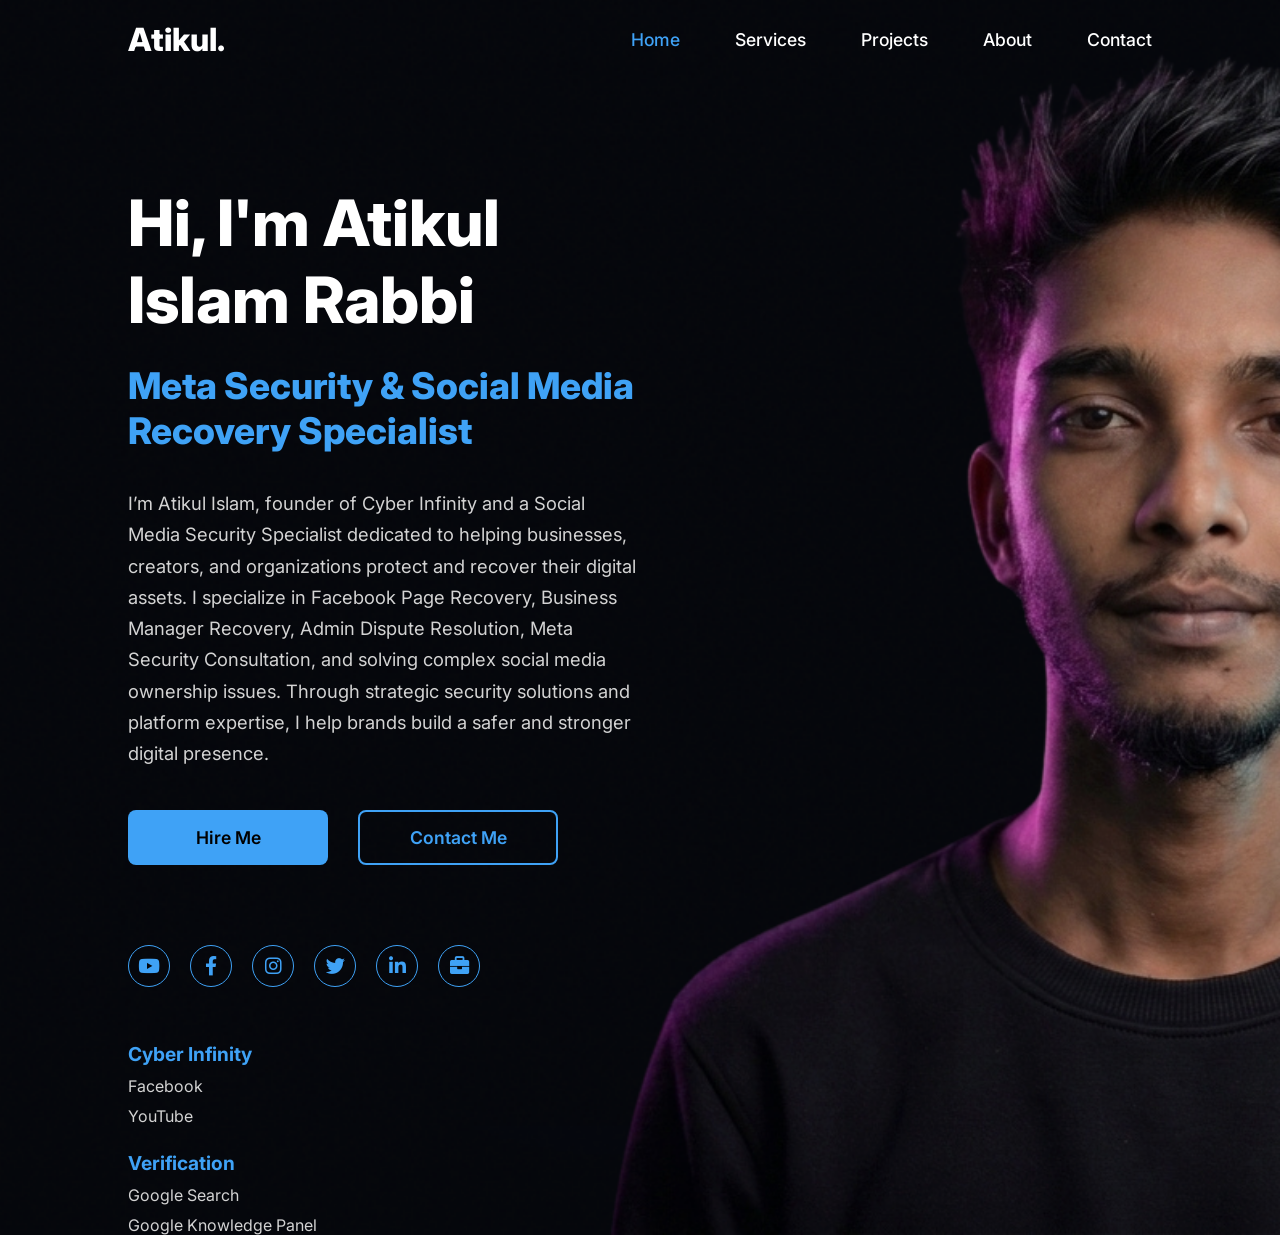
<file: index.html>
<!DOCTYPE html>
<html lang="en">

<head>
  <meta charset="UTF-8">
  <meta name="viewport" content="width=device-width, initial-scale=1.0">

  <title>Atikul Islam Rabbi | Meta Security & Social Media Recovery Specialist</title>

  <meta name="description"
    content="Atikul Islam Rabbi is a Social Media Security Specialist and founder of Cyber Infinity, helping businesses recover, secure, and manage their Facebook, Instagram, and digital assets.">

  <!-- googlefonts -->
  <link rel="preconnect" href="https://fonts.googleapis.com">
  <link rel="preconnect" href="https://fonts.gstatic.com" crossorigin>
  <link
    href="https://fonts.googleapis.com/css2?family=Inter:ital,opsz,wght@0,14..32,100..900;1,14..32,100..900&display=swap"
    rel="stylesheet">

  <!-- fontawesome -->
  <link rel="stylesheet" href="https://cdnjs.cloudflare.com/ajax/libs/font-awesome/6.0.0-beta3/css/all.min.css">

  <!-- Stylesheet -->
  <link rel="stylesheet" href="assets/css/instyle.css">

</head>

<body>

  <!-- Header Section -->
  <header id="header">

    <div class="left-section">
      <a class="logo" href="#">Atikul.</a>
    </div>

    <nav>
      <a class="nav-item active" href="#">Home</a>
      <a class="nav-item" href="#">Services</a>
      <a class="nav-item" href="#">Projects</a>
      <a class="nav-item" href="#">About</a>
      <a class="nav-item" href="#">Contact</a>
    </nav>

  </header>


  <!-- Hero Section -->
  <section id="hero">

    <div class="hero-left">

      <div class="content">

        <h1>Hi, I'm Atikul Islam Rabbi</h1>

        <h3>Meta Security & Social Media Recovery Specialist</h3>


        <p>
          I’m Atikul Islam, founder of Cyber Infinity and a Social Media Security Specialist dedicated to helping
          businesses, creators, and organizations protect and recover their digital assets.

          I specialize in Facebook Page Recovery, Business Manager Recovery, Admin Dispute Resolution,
          Meta Security Consultation, and solving complex social media ownership issues.

          Through strategic security solutions and platform expertise, I help brands build a safer and stronger
          digital presence.
        </p>


       <div class="cta">

  <a class="cta-1" href="https://www.upwork.com/freelancers/~0176d6fb5eb6536095" target="_blank" rel="noopener noreferrer">
    Hire Me
  </a>

  <a class="cta-2" href="mailto:your-email@example.com">
    Contact Me
  </a>

</div>


        <!-- Social Links -->
        <div class="social-icon">

          <a href="https://www.youtube.com/@Atikulislamx" target="_blank" rel="noopener noreferrer"
            aria-label="YouTube">
            <i class="fa-brands fa-youtube"></i>
          </a>


          <a href="https://www.facebook.com/atikulislamx" target="_blank" rel="noopener noreferrer"
            aria-label="Facebook">
            <i class="fa-brands fa-facebook-f"></i>
          </a>


          <a href="https://www.instagram.com/atikulislamx/" target="_blank" rel="noopener noreferrer"
            aria-label="Instagram">
            <i class="fa-brands fa-instagram"></i>
          </a>


          <a href="https://x.com/atikulislamx" target="_blank" rel="noopener noreferrer"
            aria-label="X Twitter">
            <i class="fa-brands fa-twitter"></i>
          </a>


          <a href="https://www.linkedin.com/in/atikul-islam-rabbi-275975386/" target="_blank"
            rel="noopener noreferrer" aria-label="LinkedIn">
            <i class="fa-brands fa-linkedin-in"></i>
          </a>


          <a href="https://www.upwork.com/freelancers/~0176d6fb5eb6536095" target="_blank"
            rel="noopener noreferrer" aria-label="Upwork">
            <i class="fa-solid fa-briefcase"></i>
          </a>

        </div>



        <!-- Company & Verification Links -->
        <div class="company-links">

          <h4>Cyber Infinity</h4>

          <a href="https://www.facebook.com/CyberInfinity.bd" target="_blank" rel="noopener noreferrer">
            Facebook
          </a>


          <a href="https://www.youtube.com/@CyberInfinitytest" target="_blank" rel="noopener noreferrer">
            YouTube
          </a>


          <h4>Verification</h4>


          <a href="https://tinyurl.com/atikulislamx" target="_blank" rel="noopener noreferrer">
            Google Search
          </a>


          <a href="https://g.co/kgs/RUh5c5i" target="_blank" rel="noopener noreferrer">
            Google Knowledge Panel
          </a>

        </div>


      </div>

    </div>


    <div class="hero-right"></div>


  </section>


</body>

</html>
</file>
<file: assets/css/instyle.css>
* {
  padding: 0;
  margin: 0;
  border: none;
  outline: none;
  text-decoration: none;
  box-sizing: border-box;
  color: white;
}

html {
  scroll-behavior: smooth;
}

body {
  background-color: rgb(6, 7, 12);
  font-family: "Inter", sans-serif;

  background-image: url("../images/background-img.png");
  background-repeat: no-repeat;
  background-position: center;
  background-size: cover;

  min-height: 100vh;
  padding: 0 10%;

  animation: backgroundZoom 3s ease forwards;
}


/* =========================
        HEADER
========================= */

#header {
  display: flex;
  align-items: center;
  justify-content: space-between;

  padding: 20px 0;

  position: relative;
  z-index: 10;

  animation: fadeInTop 1s ease forwards;
}


.logo {
  font-size: 2rem;
  font-weight: 800;
}


nav {
  display: flex;
  align-items: center;
  gap: 55px;
}


.nav-item {

  font-size: 1.1rem;
  font-weight: 500;

  transition: 0.3s ease;
}


.nav-item:hover,
nav .active {

  color: #3FA2F6;

}


.nav-item:active {

  transform: scale(1.1);

}



/* =========================
          HERO
========================= */


#hero {

  display: grid;
  grid-template-columns: 1fr 1fr;

  min-height: calc(100vh - 90px);

}



.hero-left {

  display: flex;
  align-items: center;

  padding-top: 80px;

  z-index: 2;

}



.content {

  max-width: 700px;

}



h1 {

  font-size: clamp(2.5rem, 5vw, 4rem);
  font-weight: 800;

  padding: 25px 0;

  animation: fadeIn 1.2s ease forwards;

}



h3 {

  font-size: clamp(1.6rem, 3vw, 2.3rem);

  font-weight: 800;

  color: #3FA2F6;

  padding-bottom: 35px;

  animation: fadeIn 1.4s ease forwards;

}



p {

  font-size: 1.15rem;

  color: lightgray;

  line-height: 1.7;

  padding-bottom: 40px;

  animation: fadeIn 1.6s ease forwards;

}



/* =========================
          BUTTONS
========================= */


.cta {

  display: flex;

  gap: 30px;

  margin-bottom: 80px;

  animation: fadeIn 1.8s ease forwards;

}


.cta button,
.cta a {

  display: inline-flex;

  justify-content: center;

  align-items: center;


  color: black;

  background-color: #3FA2F6;


  font-size: 1.1rem;

  font-weight: 600;


  width: 200px;

  padding: 15px 0;


  border-radius: 8px;


  cursor: pointer;

  transition: 0.3s ease;

}



.cta-1:hover {

  background-color: transparent;

  color: #3FA2F6;

  border: 2px solid #3FA2F6;

}



.cta-2 {

  background-color: transparent !important;

  color: #3FA2F6 !important;

  border: 2px solid #3FA2F6;

}



.cta-2:hover {

  background-color: #3FA2F6 !important;

  color: black !important;

}




/* =========================
        SOCIAL ICONS
========================= */


.social-icon {

  display: flex;

  align-items: center;

  gap: 20px;


  animation: fadeIn 2s ease forwards;

}


.social-icon a {

  display: flex;

}


.social-icon i {


  display: flex;

  align-items: center;

  justify-content: center;


  width: 42px;

  height: 42px;


  font-size: 1.2rem;


  color: #3FA2F6;


  border: 1px solid #3FA2F6;

  border-radius: 50%;


  transition: 0.3s ease;


}



.social-icon i:hover {


  transform: translateY(-5px) scale(1.1);


  box-shadow: 0 0 15px #3FA2F6;


}




/* =========================
     COMPANY LINKS
========================= */


.company-links {

  margin-top: 40px;

  display: flex;

  flex-direction: column;

  gap: 10px;

}


.company-links h4 {


  color: #3FA2F6;

  font-size: 1.2rem;

  margin-top: 15px;


}



.company-links a {


  color: lightgray;

  transition: 0.3s ease;


}



.company-links a:hover {


  color: #3FA2F6;


}



/* =========================
        RIGHT SIDE
========================= */


.hero-right {


  transition: 3s ease;

  cursor: pointer;


}



.hero-right:hover {


  background-color: rgba(6,7,12,0.7);


  box-shadow:


  0 0 20px rgb(6,7,12),

  0 0 50px rgb(6,7,12),

  0 0 100px rgb(6,7,12);


}




/* =========================
       ANIMATIONS
========================= */


@keyframes fadeIn {


  from {

    transform: translateY(40px);

    opacity: 0;

  }


  to {


    transform: translateY(0);

    opacity: 1;


  }


}




@keyframes fadeInTop {


  from {


    transform: translateY(-50px);

    opacity: 0;


  }


  to {


    transform: translateY(0);

    opacity: 1;


  }


}



@keyframes backgroundZoom {


  from {


    background-size: 80%;


  }


  to {


    background-size: cover;


  }


}




/* =========================
        RESPONSIVE
========================= */


@media(max-width: 900px){


  body {

    padding: 0 5%;

  }


  #header {


    flex-direction: column;

    gap: 25px;


  }


  nav {


    gap: 20px;

    flex-wrap: wrap;

    justify-content: center;


  }



  #hero {


    grid-template-columns: 1fr;


  }



  .hero-left {


    padding-top: 40px;


  }



  .hero-right {


    display: none;


  }



}



@media(max-width:600px){


  h1 {

    font-size: 2.5rem;

  }


  h3 {

    font-size: 1.5rem;

  }



  .cta {


    flex-direction: column;

    margin-bottom: 50px;


  }


  .cta button,
  .cta a {


    width: 100%;


  }



  .social-icon {


    flex-wrap: wrap;


  }


}
</file>
